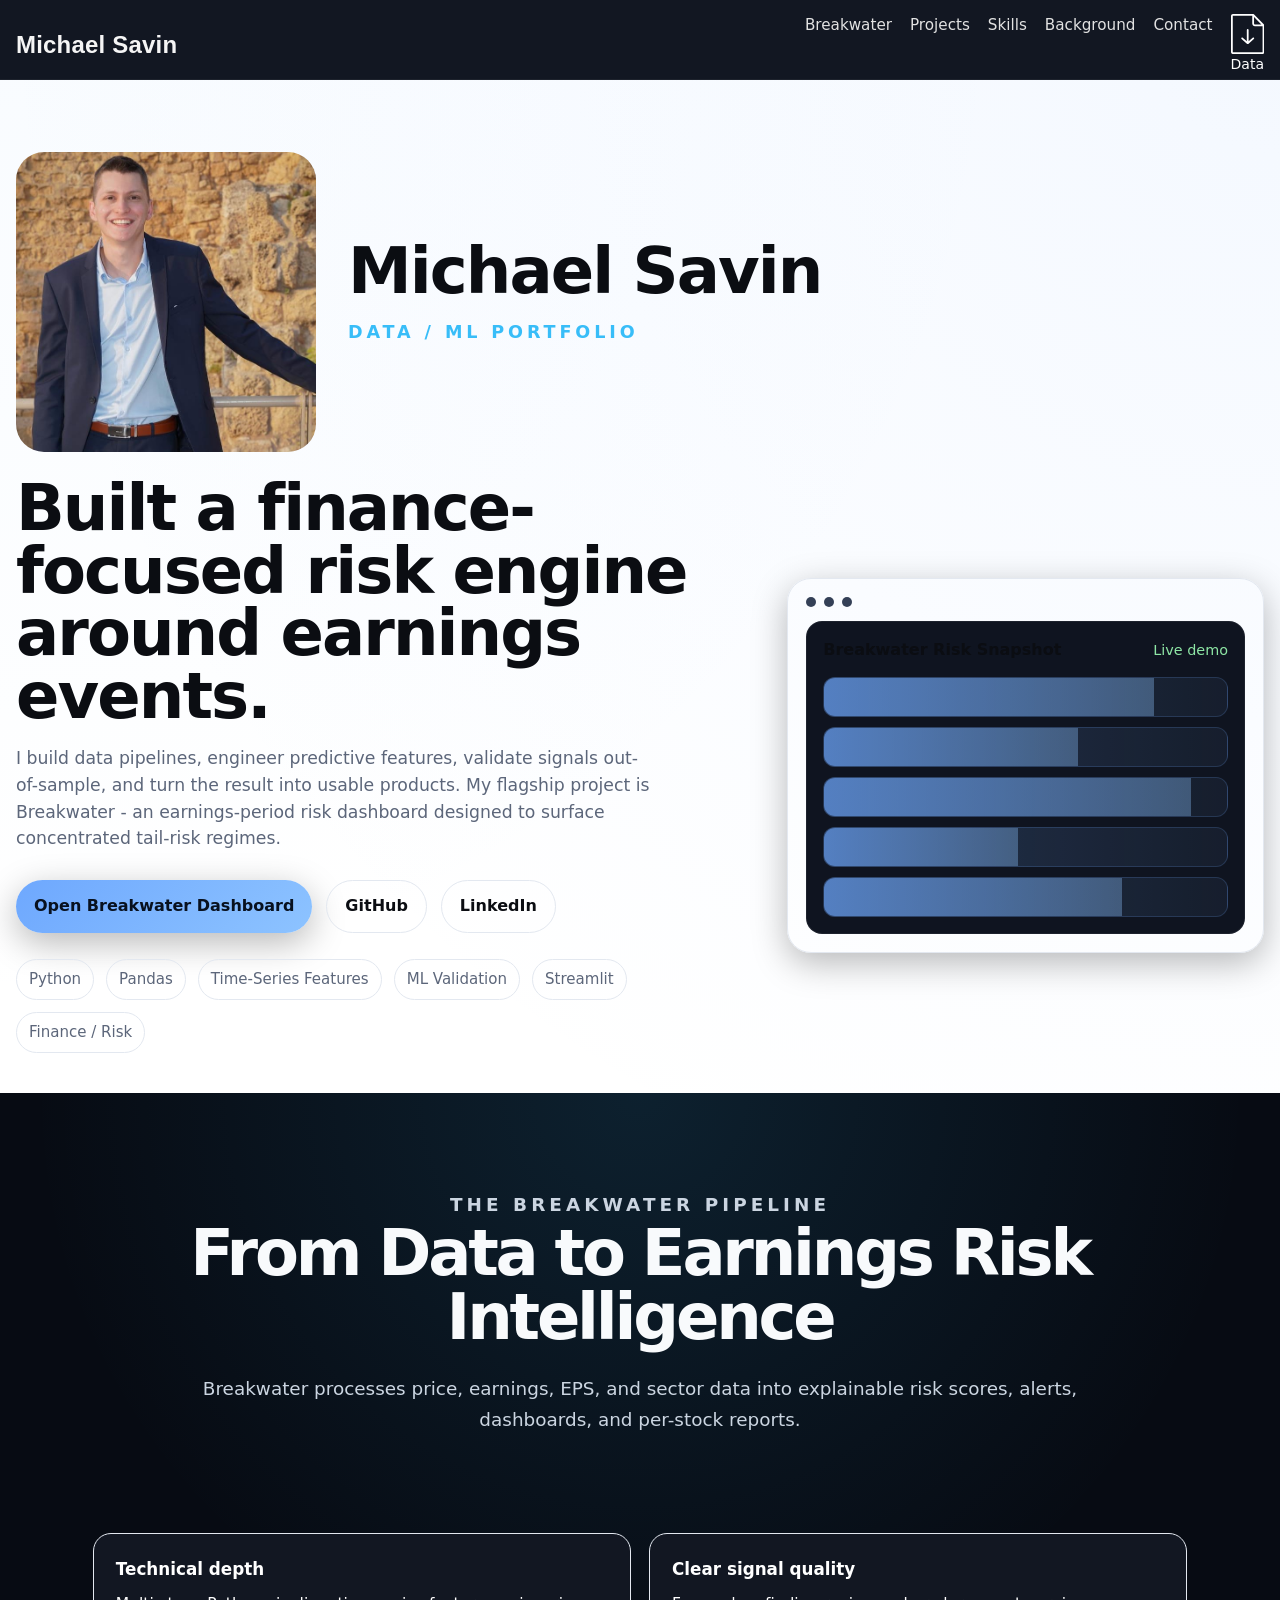
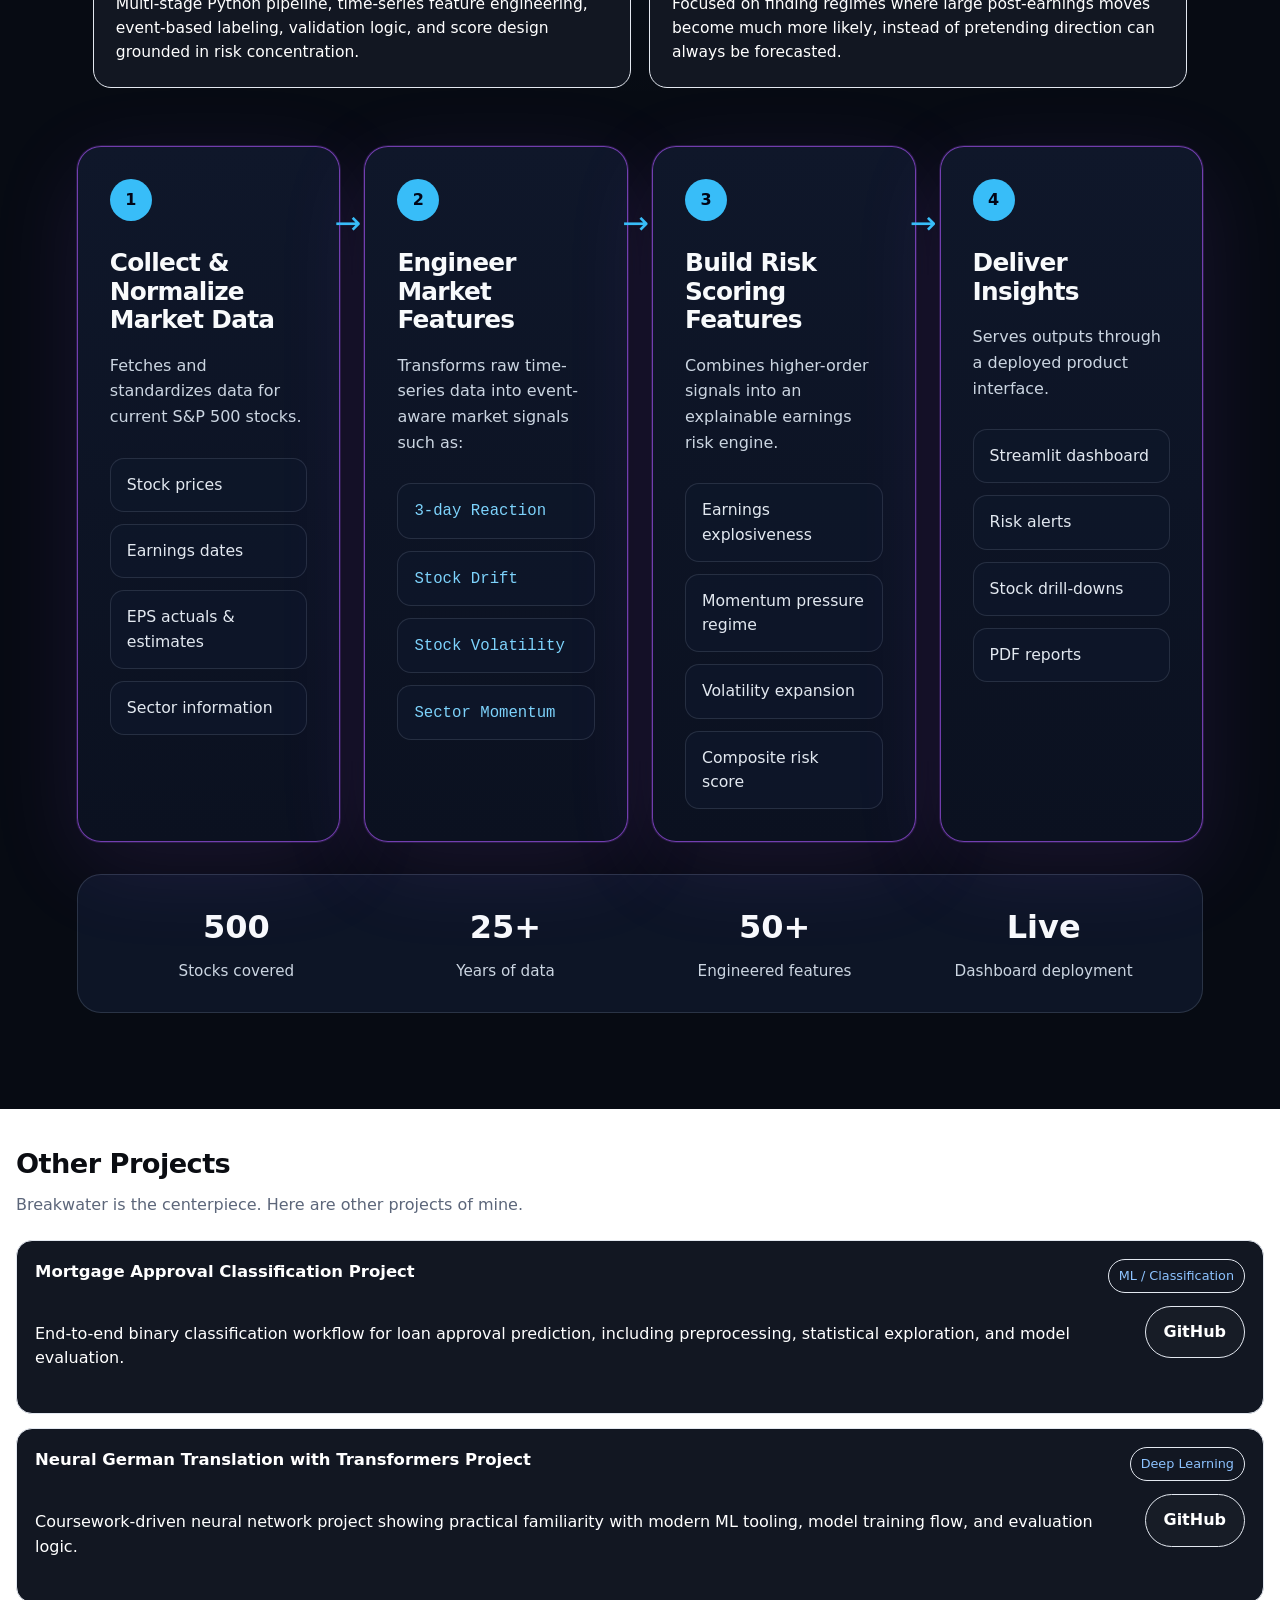
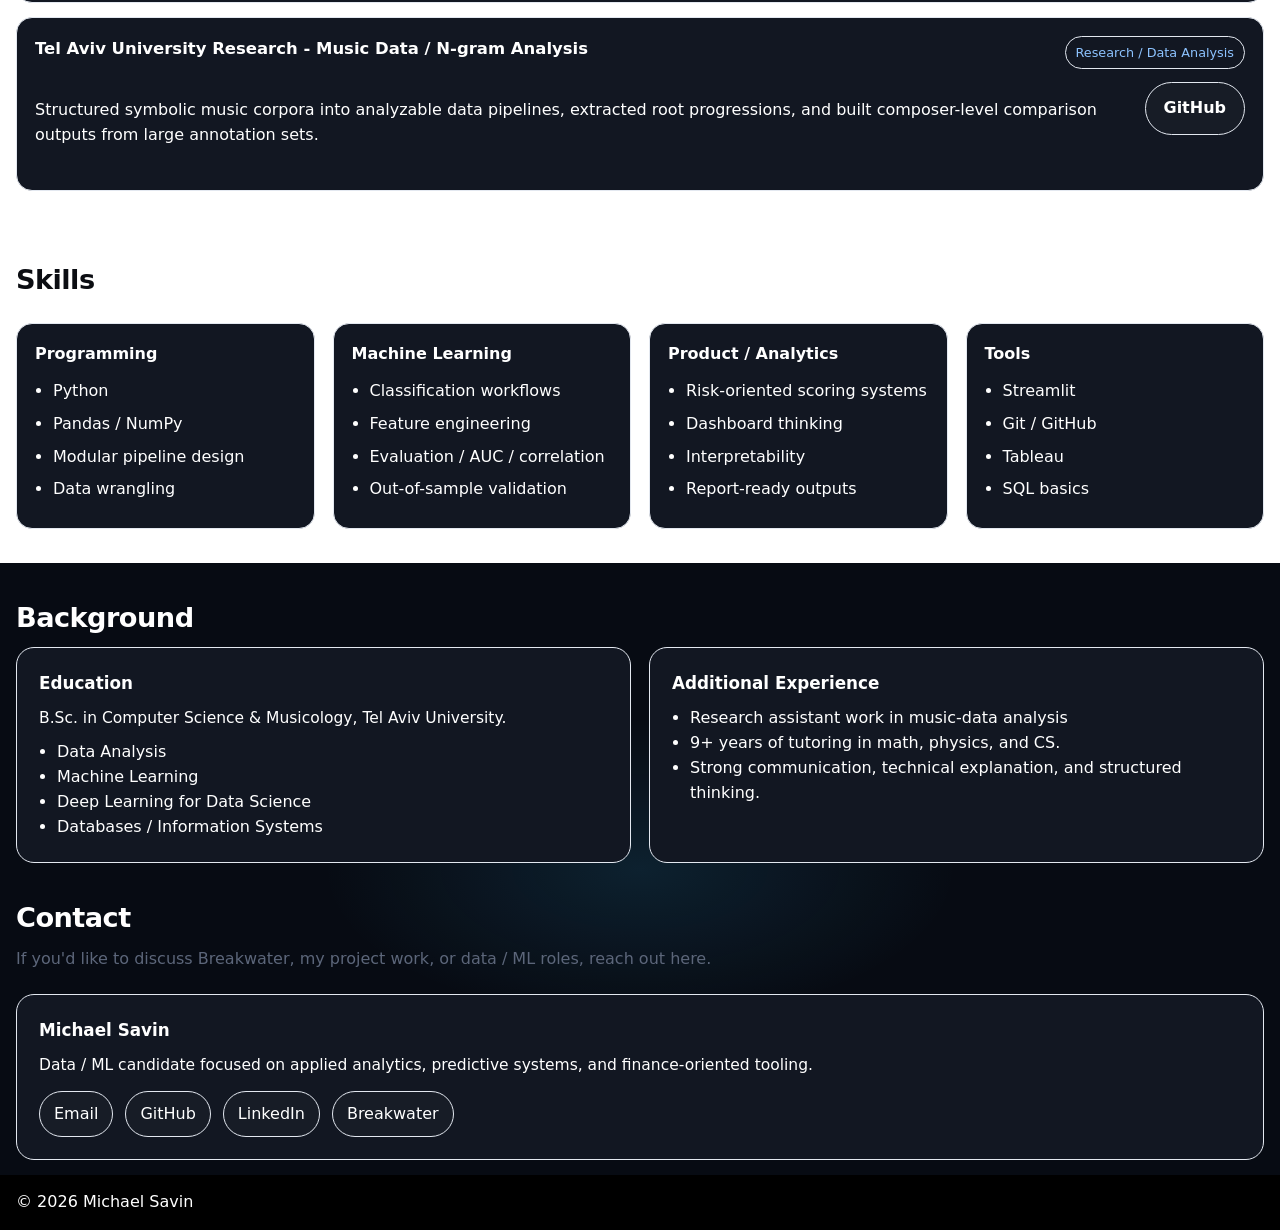
<file: index.html>
<!DOCTYPE html>
<html lang="en">
<head>
  <meta charset="UTF-8" />
  <meta name="viewport" content="width=device-width, initial-scale=1.0" />
  <title>Michael Savin | Data / ML Portfolio</title>
  <link rel="stylesheet" href="styles.css"/>
</head>
<body>
  <nav class="nav">
    <div class="nav-inner">
      <a class="brand" href="#">Michael Savin</a>
      <div class="nav-links">
        <a href="https://www.harbor-markets.com/breakwater/" target="_blank" rel="noopener noreferrer">Breakwater</a>
        <a href="#projects">Projects</a>
        <a href="#skills">Skills</a>
        <a href="#about">Background</a>
        <a href="#contact">Contact</a>
        <div style="display: flex; align-items: center;">
          <a class= "download-link" target="_blank" href="https://harbor-markets.com/data/">
            <?xml version="1.0" encoding="utf-8"?>
            <svg version="1.1" id="Layer_1" xmlns="http://www.w3.org/2000/svg" 
            xmlns:xlink="http://www.w3.org/1999/xlink" x="0px" y="0px" viewBox="0 0 102.5 122.88" 
             xml:space="preserve"><g>
              <path d="M69.78,0.72C69.3,0.29,68.62,0,67.95,0c-0.14,0-0.29,0-0.43,0.05l-61.42,0c-1.64,0-3.19,0.68-4.3,1.79 C0.68,2.95,0,4.45,0,6.14v110.65c0,1.69,0.68,3.19,1.79,4.3c1.11,1.11,2.61,1.79,4.3,1.79c31.03,0,59.35,0,90.22,0 c1.69,0,3.19-0.68,4.3-1.79c1.11-1.11,1.79-2.61,1.79-4.3V35.52c0.05-0.24,0.1-0.43,0.1-0.68c0-0.82-0.39-1.55-0.92-2.08 L70.12,0.92c-0.1-0.1-0.15-0.14-0.24-0.19H69.78L69.78,0.72z M48.51,83.75V48.86c0-1.49,1.2-2.69,2.73-2.69 c1.49,0,2.73,1.2,2.73,2.69v34.86l12.52-10.93c1.11-0.98,2.82-0.89,3.8,0.22c0.98,1.11,0.89,2.79-0.22,3.77L53.05,91.64 c-1.05,0.92-2.6,0.89-3.61-0.03L32.45,76.77c-1.11-0.98-1.24-2.66-0.22-3.77c0.98-1.11,2.69-1.2,3.8-0.22l12.52,10.93L48.51,83.75 L48.51,83.75z M65.19,5.51v23.83c0,2.27,0.92,4.35,2.42,5.85c1.5,1.5,3.58,2.42,5.85,2.42h23.39v79.19c0,0.15-0.05,0.34-0.19,0.43 c-0.1,0.1-0.24,0.19-0.43,0.19c-24.57,0-66.28,0-90.18,0c-0.15,0-0.34-0.05-0.43-0.19c-0.1-0.1-0.19-0.29-0.19-0.43V6.14 c0-0.19,0.05-0.34,0.19-0.43c0.1-0.1,0.24-0.19,0.43-0.19h59.1H65.19L65.19,5.51z M70.65,29.34V9.38l22.47,22.76H73.45 c-0.77,0-1.45-0.34-1.98-0.82C70.99,30.83,70.65,30.11,70.65,29.34L70.65,29.34z"/></g>
            </svg>
            <span>Data</span>
          </a>
        </div>
      </div>
    </div>
  </nav>

  <header class="hero">
    <div class="container profile-row">
      <img src="img/profile_pic.jpg" class="profile-pic" />
      <div>
        <h1>Michael Savin</h1>
        <div class="eyebrow">Data / ML Portfolio</div>
      </div>
    </div>
    
    <br>
    <div class="container hero-grid">
      <div>
        
        <h1>Built a finance-focused risk engine around earnings events.</h1>
        <p class="hero-sub">
          I build data pipelines, engineer predictive features, validate signals out-of-sample,
          and turn the result into usable products. My flagship project is Breakwater - an
          earnings-period risk dashboard designed to surface concentrated tail-risk regimes.
        </p>

        <div class="hero-cta">
          <a class="btn btn-primary" href="https://www.harbor-markets.com/breakwater/" target="_blank" rel="noopener noreferrer">
            Open Breakwater Dashboard
          </a>
          <a class="btn btn-secondary" href="https://github.com/Savin97/Savin97" target="_blank" rel="noopener noreferrer">
            GitHub
          </a>
          <a class="btn btn-secondary" href="https://www.linkedin.com/in/michael-savin-0a016513a/" target="_blank" rel="noopener noreferrer">
            LinkedIn
          </a>
        </div>

        <div class="hero-meta">
          <div class="chip">Python</div>
          <div class="chip">Pandas</div>
          <div class="chip">Time-Series Features</div>
          <div class="chip">ML Validation</div>
          <div class="chip">Streamlit</div>
          <div class="chip">Finance / Risk</div>
        </div>
      </div>

      <div class="mock-card">
        <div class="mock-topbar">
          <div class="dot"></div>
          <div class="dot"></div>
          <div class="dot"></div>
        </div>

        <div class="dashboard-shot">
          <div style="display:flex; justify-content:space-between; align-items:center; margin-bottom:14px;">
            <strong>Breakwater Risk Snapshot</strong>
            <span style="color:var(--success); font-size:0.9rem;">Live demo</span>
          </div>

          <div class="bars">
            <div class="bar" style="--w: 82%;"></div>
            <div class="bar" style="--w: 63%;"></div>
            <div class="bar" style="--w: 91%;"></div>
            <div class="bar" style="--w: 48%;"></div>
            <div class="bar" style="--w: 74%;"></div>
          </div>
        </div>
      </div>
    </div>
  </header>

  <section class="pipeline-section">
    <div class="pipeline-header">
      <p class="eyebrow">The Breakwater Pipeline</p>
      <h1>From Data to Earnings Risk Intelligence</h1>
      <p>
        Breakwater processes price, earnings, EPS, and sector data into explainable
        risk scores, alerts, dashboards, and per-stock reports.
      </p>
    </div>
    <section class="section">
      <div class="container">
        <div class="grid-2">
        <div class="card">
          <h3>Technical depth</h3>
          <p>
            Multi-stage Python pipeline, time-series feature engineering, event-based labeling,
            validation logic, and score design grounded in risk concentration.
          </p>
        </div>
        <div class="card">
          <h3>Clear signal quality</h3>
          <p>
            Focused on finding regimes where large post-earnings moves become much more likely,
            instead of pretending direction can always be forecasted.
          </p>
        </div>
      </div>
      </div>
    </section>
    <br>
    <div class="pipeline-grid">
      <article class="pipeline-card highlight">
        <div class="step">1</div>
        <h2>Collect & Normalize Market Data</h2>
        <p>Fetches and standardizes data for current S&P 500 stocks.</p>

        <ul>
          <li>Stock prices</li>
          <li>Earnings dates</li>
          <li>EPS actuals & estimates</li>
          <li>Sector information</li>
        </ul>
      </article>

      <article class="pipeline-card highlight">
        <div class="step">2</div>
        <h2>Engineer Market Features</h2>
        <p>Transforms raw time-series data into event-aware market signals such as:</p>

        <ul>
          <li><code>3-day Reaction</code></li>
          <li><code>Stock Drift</code></li>
          <li><code>Stock Volatility</code></li>
          <li><code>Sector Momentum</code></li>
        </ul>
      </article>

      <article class="pipeline-card highlight">
        <div class="step">3</div>
        <h2>Build Risk Scoring Features</h2>
        <p>Combines higher-order signals into an explainable earnings risk engine.</p>

        <ul>
          <li>Earnings explosiveness</li>
          <li>Momentum pressure regime</li>
          <li>Volatility expansion</li>
          <li>Composite risk score</li>
        </ul>
      </article>

      <article class="pipeline-card highlight">
        <div class="step">4</div>
        <h2>Deliver Insights</h2>
        <p>Serves outputs through a deployed product interface.</p>

        <ul>
          <li>Streamlit dashboard</li>
          <li>Risk alerts</li>
          <li>Stock drill-downs</li>
          <li>PDF reports</li>
        </ul>
      </article>
    </div>

    <div class="pipeline-stats">
      <div>
        <strong>500</strong>
        <span>Stocks covered</span>
      </div>
      <div>
        <strong>25+</strong>
        <span>Years of data</span>
      </div>
      <div>
        <strong>50+</strong>
        <span>Engineered features</span>
      </div>
      <div>
        <strong>Live</strong>
        <span>Dashboard deployment</span>
      </div>
    </div>
  </section>

  
  <section id="projects" class="section">
    <div class="container">
      <h2 class="section-title">Other Projects</h2>
      <p class="section-sub">
        Breakwater is the centerpiece. Here are other projects of mine.
      </p>

      <div class="project-list">
        <div class="project-item">
          <div class="project-item-top">
            <h3>Mortgage Approval Classification Project</h3>
            <span class="tag">ML / Classification</span>
          </div>
          <div class="project-item-top">
            <p>
              End-to-end binary classification workflow for loan approval prediction, including
              preprocessing, statistical exploration, and model evaluation.
            </p>
            <a style="color:white;" class="btn btn-secondary" href="https://github.com/Savin97/Mortgage-Loan-Approval-Prediction-Model" target="_blank" rel="noopener noreferrer">
              GitHub
            </a>
            </div>
        </div>

        <div class="project-item">
          <div class="project-item-top">
            <h3>Neural German Translation with Transformers Project</h3>
            <span class="tag">Deep Learning</span>
          </div>
          <div class="project-item-top">
            <p>
              Coursework-driven neural network project showing practical familiarity with modern ML tooling,
              model training flow, and evaluation logic.
            </p>
            <a style="color:white;" class="btn btn-secondary" href="https://github.com/Savin97/Neural-Machine-German-Translation-with-Transformers" target="_blank" rel="noopener noreferrer">
              GitHub
            </a>
          </div>
        </div>
        <div class="project-item">
          <div class="project-item-top">
            <h3>Tel Aviv University Research - Music Data / N-gram Analysis</h3>
            <span class="tag">Research / Data Analysis</span>
          </div>
          <div class="project-item-top">
            <p>
            Structured symbolic music corpora into analyzable data pipelines, extracted root progressions,
            and built composer-level comparison outputs from large annotation sets.
          </p>
            <a style="color:white;" class="btn btn-secondary" href="https://github.com/Savin97/TAU-RA-Code" target="_blank" rel="noopener noreferrer">
              GitHub
            </a>
          </div>
          
          
        </div>
      </div>
    </div>
  </section>

  <section id="skills" class="section">
    <div class="container">
      <h2 class="section-title">Skills</h2>
      <p class="section-sub">

      </p>

      <div class="skills-wrap">
        <div class="skill-col">
          <h3 style="color:white;">Programming</h3>
          <ul>
            <li>Python</li>
            <li>Pandas / NumPy</li>
            <li>Modular pipeline design</li>
            <li>Data wrangling</li>
          </ul>
        </div>

        <div class="skill-col">
          <h3 style="color:white;">Machine Learning</h3>
          <ul>
            <li>Classification workflows</li>
            <li>Feature engineering</li>
            <li>Evaluation / AUC / correlation</li>
            <li>Out-of-sample validation</li>
          </ul>
        </div>

        <div class="skill-col">
          <h3 style="color:white;">Product / Analytics</h3>
          <ul>
            <li>Risk-oriented scoring systems</li>
            <li>Dashboard thinking</li>
            <li>Interpretability</li>
            <li>Report-ready outputs</li>
          </ul>
        </div>

        <div class="skill-col">
          <h3 style="color:white;">Tools</h3>
          <ul>
            <li>Streamlit</li>
            <li>Git / GitHub</li>
            <li>Tableau</li>
            <li>SQL basics</li>
          </ul>
        </div>
      </div>
    </div>
  </section>

  <section id="bottom">
    <section id="about" class="section">
      <div class="container">
        <h2 class="section-title">Background</h2>

        <div class="about">
          <div class="card">
            <h3>Education</h3>
            <p>
              B.Sc. in Computer Science &amp; Musicology, Tel Aviv University.
            </p>
            <ul class="clean">
              <li>Data Analysis</li>
              <li>Machine Learning</li>
              <li>Deep Learning for Data Science</li>
              <li>Databases / Information Systems</li>
            </ul>
          </div>

          <div class="card">
            <h3>Additional Experience</h3>
              <ul class="clean">
                <li>Research assistant work in music-data analysis</li>
                <li>9+ years of tutoring in math, physics, and CS.</li>
                <li>Strong communication, technical explanation, and structured thinking.</li>
            </p>
          </div>
        </div>
      </div>
    </section>

  
    <div class="container">
      <h2 class="section-title">Contact</h2>
      <p class="section-sub">
        If you'd like to discuss Breakwater, my project work, or data / ML roles, reach out here.
      </p>

      <div class="card">
        <h3 style="margin-top:0;">Michael Savin</h3>
        <p>Data / ML candidate focused on applied analytics, predictive systems, and finance-oriented tooling.</p>

        <div class="contact-box">
          <a href="mailto:savin992@gmail.com">Email</a>
          <a href="https://github.com/Savin97/Savin97" target="_blank" rel="noopener noreferrer">GitHub</a>
          <a href="https://www.linkedin.com/in/michael-savin-0a016513a/" target="_blank" rel="noopener noreferrer">LinkedIn</a>
          <a href="https://www.harbor-markets.com/breakwater/" target="_blank" rel="noopener noreferrer">Breakwater</a>
        </div>
      </div>
    </div>
  </section>

    <footer >
      <div class="container">
        © 2026 Michael Savin
      </div>
    </footer>
  
</body>
</html>
</file>
<file: styles.css>
:root {
    --bg: #ffffff;
    --text: #0b0d12;
    --muted: #5c667a;
    --line: #e3e8f0;
    /* --bg: #0b0d12; */
    --panel: #121722;
    --panel-2: #171d2a;
    /* --text: #e8edf5;
    --muted: #a8b2c3;
    --line: #273042; */
    --accent: #6ea8fe;
    --accent-2: #8dc3ff;
    --success: #8ee6a5;
    --max: 1440px;
    --radius: 18px;
    --shadow: 0 10px 35px rgba(0,0,0,0.28);
}

* {
    box-sizing: border-box;
}

html {
    scroll-behavior: smooth;
}

body {
    margin: 0;
    font-family: Inter, ui-sans-serif, system-ui, -apple-system, BlinkMacSystemFont, "Segoe UI", sans-serif;
    background:
    radial-gradient(circle at top right, rgba(110,168,254,0.08), transparent 28%),
    radial-gradient(circle at top left, rgba(141,195,255,0.06), transparent 22%),
    var(--bg);
    color: var(--text);
    line-height: 1.55;
}

a {
    color: inherit;
    text-decoration: none;
}

img {
    max-width: 100%;
    display: block;
}

.container {
    width: min(calc(100% - 32px), var(--max));
    margin: 0 auto;
}

.nav {
    position: sticky;
    top: 0;
    z-index: 50;
    backdrop-filter: blur(12px);
    background: var(--panel);
    border-bottom: 1px solid rgba(255,255,255,0.05);
    align-content: center;
    height: 80px;
}

.nav-inner {
    width: min(calc(100% - 32px), var(--max));
    margin: 0 auto;
    padding: 14px 0;
    display: flex;
    align-items: center;
    justify-content: space-between;
    gap: 18px;
}

.profile-row {
  display: flex;
  align-items: center;
  gap: 32px;
}

.profile-pic {
  width: 300px;
  height: 300px;
  object-fit: cover;
  border-radius: 28px;
}

.brand {
    color: whitesmoke;
    font-family: Verdana, Geneva, Tahoma, sans-serif;
    font-size: x-large;
    font-weight: 700;
    letter-spacing: 0.2px;
    
}

.nav-links {
    display: flex;
    gap: 18px;
    flex-wrap: wrap;
    color: #e2e2e2;;
    font-size: 0.95rem;
}

.nav-links a:hover {
  color: var(--accent-2);
}

.download-link{
    color: white; 
    font-size: 14px; 
    text-decoration: none; 
    display: flex; 
    flex-direction: column; 
    align-items: center;
}

.download-link:hover{
    color: var(--accent-2);
}

.download-link svg{
fill:white;
enable-background:new 0 0 102.5 122.88;

}

.download-link svg:hover{
    fill: var(--accent-2);
    font-size: 14px; 
    text-decoration: none; 
    display: flex; 
    flex-direction: column; 
    align-items: center;
}



.hero {
    padding: 72px 0 40px;
}

.hero-grid {
    display: grid;
     grid-template-columns: minmax(0, 1.2fr) minmax(420px, 0.8fr);
  gap: 56px;
    align-items: center;
}

.eyebrow {
    display: inline-block;
    color: var(--accent-2);
    font-size: 0.86rem;
    font-weight: 600;
    letter-spacing: 0.08em;
    text-transform: uppercase;
    margin-bottom: 18px;
}

h1 {
    margin: 0 0 16px;
    font-size: clamp(2.2rem, 5vw, 4.4rem);
    line-height: 0.98;
    letter-spacing: -0.03em;
}

.hero-sub {
    font-size: 1.08rem;
    color: var(--muted);
    max-width: 58ch;
    margin-bottom: 28px;
}

.hero-cta {
    display: flex;
    gap: 14px;
    flex-wrap: wrap;
    margin-bottom: 26px;
}

.btn {
    display: inline-flex;
    align-items: center;
    justify-content: center;
    padding: 13px 18px;
    border-radius: 999px;
    border: 1px solid var(--line);
    font-weight: 600;
    transition: 0.18s ease;
}

.btn:hover {
    transform: translateY(-1px);
}

.btn-primary {
    background: linear-gradient(135deg, var(--accent), var(--accent-2));
    color: #08111f;
    border: none;
    box-shadow: var(--shadow);
}

.btn-secondary {
    background: rgba(255,255,255,0.02);
    color: var(--text);
}

.hero-meta {
    display: flex;
    flex-wrap: wrap;
    gap: 12px;
    color: var(--muted);
    font-size: 0.94rem;
}

.chip {
    padding: 8px 12px;
    border: 1px solid var(--line);
    border-radius: 999px;
    background: rgba(255,255,255,0.02);
}

.mock-card {
    background: linear-gradient(180deg, rgba(255,255,255,0.04), rgba(255,255,255,0.015));
    border: 1px solid var(--line);
    border-radius: 24px;
    padding: 18px;
    box-shadow: var(--shadow);
}

.mock-topbar {
    display: flex;
    gap: 8px;
    margin-bottom: 14px;
}

.dot {
    width: 10px;
    height: 10px;
    border-radius: 50%;
    background: #344056;
}

.dashboard-shot {
    border-radius: 16px;
    overflow: hidden;
    border: 1px solid rgba(255,255,255,0.06);
    background: #0f1420;
    padding: 16px;
}

.bars {
    display: grid;
    gap: 10px;
}

.bar {
    height: 40px;
    border-radius: 12px;
    background: linear-gradient(90deg, rgba(110,168,254,0.22), rgba(141,195,255,0.06));
    border: 1px solid rgba(110,168,254,0.18);
    position: relative;
    overflow: hidden;
}

.bar::after {
    content: "";
    position: absolute;
    inset: 0;
    width: var(--w);
    background: linear-gradient(90deg, rgba(110,168,254,0.65), rgba(141,195,255,0.35));
}

.section {
    padding: 34px 0;
}

.section-title {
    font-size: 1.7rem;
    margin: 0 0 8px;
    letter-spacing: -0.02em;

}

.section-sub {
    color: var(--muted);
    margin: 0 0 22px;
    max-width: 70ch;
}

.grid-2 {
    display: grid;
    grid-template-columns: repeat(2, 1fr);
    gap: 18px;
}

.card {
    background: var(--panel);
    color:white;
    border: 1px solid var(--line);
    border-radius: var(--radius);
    padding: 22px;
}

.card h3 {
    margin: 0 0 10px;
    font-size: 1.05rem;
}

.card p {
    margin: 0;
    color: white;
    font-size: 0.97rem;
}

.breakwater-wrap {
    display: grid;
    grid-template-columns: 1.08fr 0.92fr;
    gap: 20px;
}

.big-panel {
    background: var(--panel);
    color:white;
    border: 1px solid var(--line);
    border-radius: 22px;
    padding: 24px;
}

.metrics {
    display: grid;
    grid-template-columns: repeat(3, 1fr);
    gap: 14px;
    margin-top: 18px;
}

.metric {
    background: var(--panel-2);
    border: 1px solid var(--line);
    border-radius: 16px;
    padding: 16px;
}

.metric .num {
    color: rgb(246, 81, 81);
    font-size: 1.55rem;
    font-weight: 700;
    margin-bottom: 6px;
}

.metric .label {
    color: white;
    font-size: 0.92rem;
}

.mini-list {
    display: grid;
    gap: 12px;
    margin-top: 14px;
}

.mini-item {
    border: 1px solid var(--line);
    border-radius: 14px;
    padding: 14px;
    background: #ffffff;
    color:rgb(0, 0, 0);
}

.mini-item strong {
    display: block;
    margin-bottom: 6px;
}

.project-list {
    display: grid;
    gap: 14px;
}

.project-item {
    background: var(--panel);
    color:white;
    border: 1px solid var(--line);
    border-radius: 16px;
    padding: 18px;
}

.project-item-top {
    display: flex;
    justify-content: space-between;
    align-items: start;
    gap: 14px;
    margin-bottom: 8px;
}

.project-item h3 {
    margin: 0;
    font-size: 1.03rem;
}

.tag {
    border: 1px solid var(--line);
    color: var(--accent-2);
    border-radius: 999px;
    padding: 6px 10px;
    font-size: 0.8rem;
    white-space: nowrap;
    margin-bottom: 5px;
}
.project-item p,
.project-item li,
.skill-col li,
.about p {
    color: white;
}

ul.clean {
    margin: 10px 0 0;
    padding-left: 18px;
    color:white;
}

.skills-wrap {
    display: grid;
    grid-template-columns: repeat(4, 1fr);
    gap: 18px;
}

.skill-col {
    background: var(--panel);
    border: 1px solid var(--line);
    border-radius: 16px;
    padding: 18px;
}

.skill-col h3 {
    margin: 0 0 12px;
    font-size: 1rem;
}

.skill-col ul {
    margin: 0;
    padding-left: 18px;
}

.skill-col li {
    margin-bottom: 8px;
}

.about {
    display: grid;
    grid-template-columns: 1fr 1fr;
    gap: 18px;
}

#about{
    color: white;
}

footer {
    background-color: #000000;
    margin-top: 0;
    padding: 15px 0 15px;
    color: white;
}

#bottom{
    background:
    radial-gradient(rgba(56, 189, 248, 0.12), transparent 35%),
    #070b13;
    color: white;
    padding-bottom: 15px;
}

.contact-box {
    display: flex;
    flex-wrap: wrap;
    gap: 12px;
    margin-top: 14px;
}

.contact-box a {
    padding: 10px 14px;
    border-radius: 999px;
    border: 1px solid var(--line);
    background: rgba(255,255,255,0.02);
}

.contact-box a:hover {
    color: var(--text);
    border-color: #3b4b67;
}

.pipeline-section {
  background:
    radial-gradient(circle at top, rgba(56, 189, 248, 0.12), transparent 35%),
    #070b13;
  color: #f8fafc;
  padding: 96px 6vw;
  font-family: Inter, system-ui, -apple-system, BlinkMacSystemFont, sans-serif;
}

.pipeline-header {
  max-width: 900px;
  margin: 0 auto 64px;
  text-align: center;
}

.eyebrow {
  color: #38bdf8;
  text-transform: uppercase;
  letter-spacing: 0.22em;
  font-weight: 700;
  font-size: 1.1rem;
  margin-bottom: 18px;
}

.pipeline-header h1 {
  font-size: clamp(2.4rem, 5vw, 5rem);
  line-height: 1;
  margin: 0 0 24px;
  letter-spacing: -0.05em;
}

.pipeline-header p {
  color: #cbd5e1;
  font-size: 1.15rem;
  line-height: 1.7;
  margin: 0;
}

.pipeline-grid {
  display: grid;
  grid-template-columns: repeat(4, 1fr);
  gap: 24px;
  max-width: 1500px;
  margin: 0 auto;
}

.pipeline-card {
  position: relative;
  background: linear-gradient(180deg, #0f172a, #0b1120);
  border: 1px solid rgba(148, 163, 184, 0.22);
  border-radius: 24px;
  padding: 32px;
  min-height: 420px;
  box-shadow: 0 24px 80px rgba(0, 0, 0, 0.35);
}

.pipeline-card::after {
  content: "→";
  position: absolute;
  right: -22px;
  top: 52px;
  color: #38bdf8;
  font-size: 2rem;
  z-index: 2;
}

.pipeline-card:last-child::after {
  display: none;
}

.pipeline-card.highlight {
  border-color: rgba(168, 85, 247, 0.65);
  box-shadow:
    0 0 0 1px rgba(168, 85, 247, 0.18),
    0 24px 90px rgba(168, 85, 247, 0.12);
}

.step {
  width: 42px;
  height: 42px;
  background: #38bdf8;
  color: #020617;
  border-radius: 999px;
  display: grid;
  place-items: center;
  font-weight: 800;
  margin-bottom: 28px;
}

.pipeline-card h2 {
  font-size: 1.55rem;
  line-height: 1.15;
  margin: 0 0 18px;
  letter-spacing: -0.03em;
}

.pipeline-card p {
  color: #cbd5e1;
  line-height: 1.6;
  margin: 0 0 28px;
}

.pipeline-card ul {
  list-style: none;
  padding: 0;
  margin: 0;
  display: grid;
  gap: 12px;
}

.pipeline-card li {
  background: rgba(15, 23, 42, 0.85);
  border: 1px solid rgba(148, 163, 184, 0.18);
  border-radius: 14px;
  padding: 14px 16px;
  color: #e2e8f0;
  font-size: 0.98rem;
}

.pipeline-card code {
  color: #7dd3fc;
  font-family: "SFMono-Regular", Consolas, monospace;
}

.pipeline-stats {
  max-width: 1500px;
  margin: 32px auto 0;
  padding: 28px 36px;
  background: rgba(15, 23, 42, 0.9);
  border: 1px solid rgba(148, 163, 184, 0.22);
  border-radius: 24px;
  display: grid;
  grid-template-columns: repeat(4, 1fr);
  gap: 24px;
  text-align: center;
}

.pipeline-stats strong {
  display: block;
  font-size: 2rem;
  margin-bottom: 6px;
}

.pipeline-stats span {
  color: #cbd5e1;
  font-size: 0.95rem;
}

@media (max-width: 1100px) {
  .pipeline-grid {
    grid-template-columns: repeat(2, 1fr);
  }

  .pipeline-card::after {
    display: none;
  }

  .pipeline-stats {
    grid-template-columns: repeat(2, 1fr);
  }
}

@media (max-width: 650px) {
  .pipeline-section {
    padding: 72px 20px;
  }

  .pipeline-grid,
  .pipeline-stats {
    grid-template-columns: 1fr;
  }

  .pipeline-card {
    min-height: auto;
  }
}

@media (max-width: 960px) {
    .hero-grid,
    .breakwater-wrap,
    .about,
    .skills-wrap {
    grid-template-columns: 1fr;
    }

    .grid-2,
    .metrics {
    grid-template-columns: 1fr;
    }

    .nav-inner {
    align-items: flex-start;
    flex-direction: column;
    }
}

@media (max-width: 640px) {
    .hero {
    padding-top: 52px;
    }

    h1 {
    line-height: 1.02;
    }

    .container,
    .nav-inner {
    width: min(calc(100% - 24px), var(--max));
    }
}

@media (min-width: 1400px) {
  :root {
    --max: 1520px;
  }

  .hero {
    padding-top: 96px;
  }

  .hero-grid {
    grid-template-columns: 1.25fr 0.75fr;
    gap: 72px;
  }

  .pipeline-section {
    padding-left: 4vw;
    padding-right: 4vw;
  }

  .pipeline-grid,
  .pipeline-stats {
    max-width: 1600px;
  }

  .skills-wrap {
    grid-template-columns: repeat(4, 1fr);
  }
}
</file>
